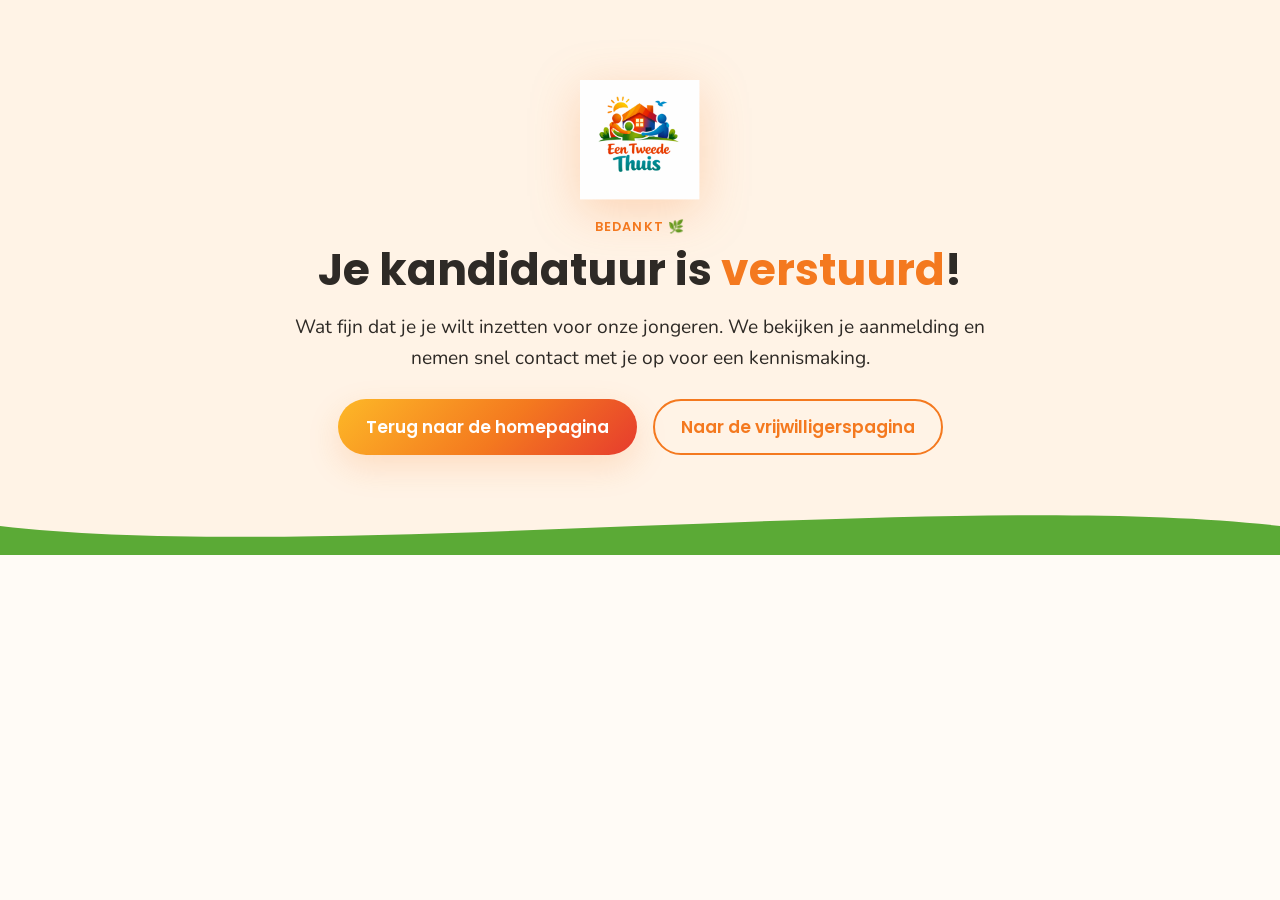
<file: bedankt.html>
<!DOCTYPE html>
<html lang="nl">
<head>
  <meta charset="UTF-8" />
  <meta name="viewport" content="width=device-width, initial-scale=1.0" />
  <title>Bedankt! — Een Tweede Thuis</title>
  <meta name="robots" content="noindex" />

  <link rel="preconnect" href="https://fonts.googleapis.com" />
  <link rel="preconnect" href="https://fonts.gstatic.com" crossorigin />
  <link href="https://fonts.googleapis.com/css2?family=Pacifico&family=Poppins:wght@500;600;700&family=Nunito:wght@400;600;700&display=swap" rel="stylesheet" />

  <link rel="icon" type="image/png" href="assets/images/logo.png" />
  <link rel="stylesheet" href="assets/css/style.css" />
</head>
<body>
  <section class="hero hero-sub thanks">
    <div class="container">
      <img class="thanks-logo" src="assets/images/logo.png" alt="Een Tweede Thuis logo" />
      <p class="eyebrow">Bedankt 🌿</p>
      <h1>Je kandidatuur is <span class="accent">verstuurd</span>!</h1>
      <p class="lead">
        Wat fijn dat je je wilt inzetten voor onze jongeren. We bekijken je aanmelding
        en nemen snel contact met je op voor een kennismaking.
      </p>
      <div class="hero-actions">
        <a class="btn-primary" href="index.html">Terug naar de homepagina</a>
        <a class="btn-outline" href="vrijwilligers.html">Naar de vrijwilligerspagina</a>
      </div>
    </div>
    <svg class="wave" viewBox="0 0 1440 80" preserveAspectRatio="none" aria-hidden="true">
      <path d="M0,40 C360,90 1080,-10 1440,40 L1440,80 L0,80 Z" fill="#5BAA36" />
    </svg>
  </section>
</body>
</html>
</file>
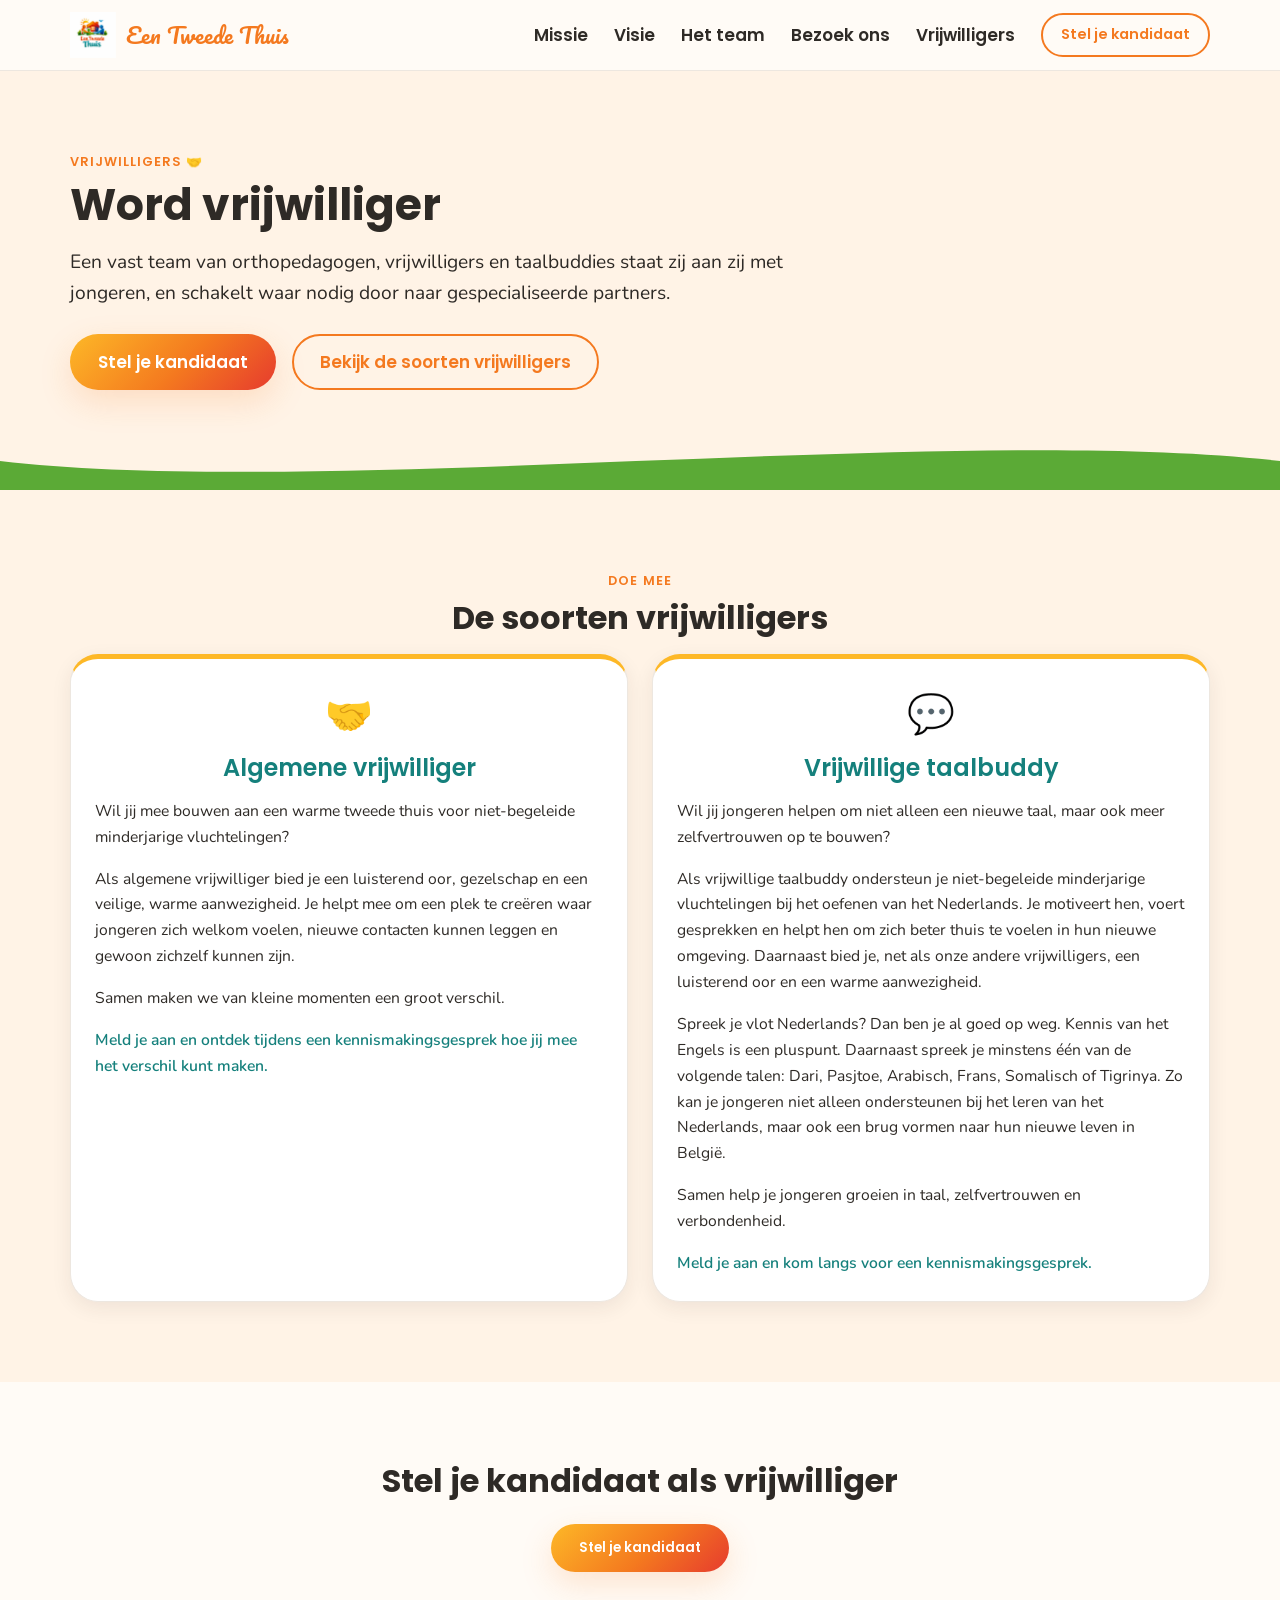
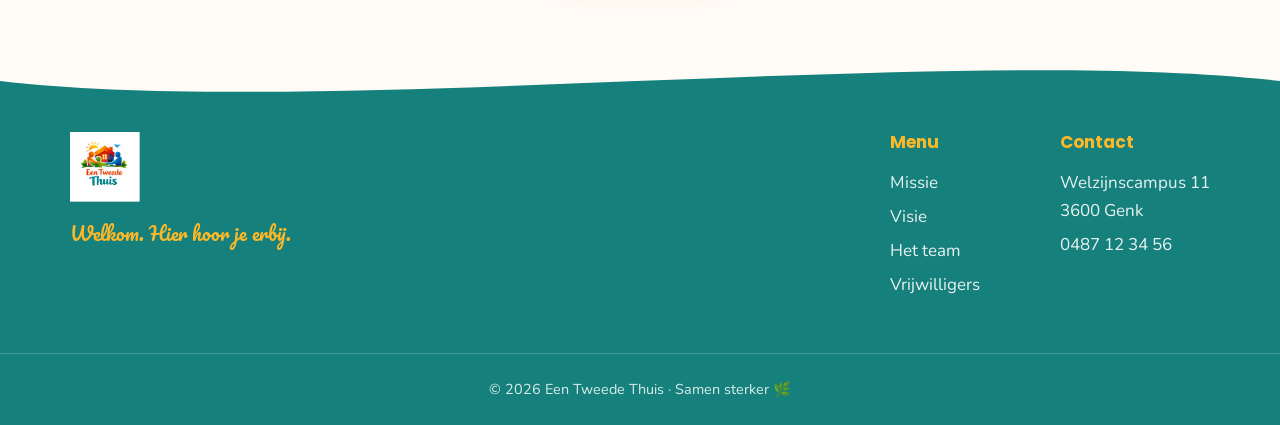
<file: vrijwilligers.html>
<!DOCTYPE html>
<html lang="nl">
<head>
  <meta charset="UTF-8" />
  <meta name="viewport" content="width=device-width, initial-scale=1.0" />
  <title>Word vrijwilliger — Een Tweede Thuis</title>
  <meta name="description" content="Word vrijwilliger bij Een Tweede Thuis: vrijwilliger of taalbuddy." />

  <!-- Fonts -->
  <link rel="preconnect" href="https://fonts.googleapis.com" />
  <link rel="preconnect" href="https://fonts.gstatic.com" crossorigin />
  <link href="https://fonts.googleapis.com/css2?family=Pacifico&family=Poppins:wght@500;600;700&family=Nunito:wght@400;600;700&display=swap" rel="stylesheet" />

  <link rel="icon" type="image/png" href="assets/images/logo.png" />
  <link rel="stylesheet" href="assets/css/style.css" />
</head>
<body>

  <!-- ===== Header / Nav ===== -->
  <header class="site-header">
    <div class="container nav">
      <a class="brand" href="index.html">
        <img src="assets/images/logo.png" alt="Logo Een Tweede Thuis" />
        <span class="brand-name">Een Tweede Thuis</span>
      </a>
      <nav class="nav-links" aria-label="Hoofdmenu">
        <a href="index.html#missie">Missie</a>
        <a href="index.html#visie">Visie</a>
        <a href="index.html#team">Het team</a>
        <a href="index.html#bezoek">Bezoek ons</a>
        <a href="vrijwilligers.html" aria-current="page">Vrijwilligers</a>
        <a class="btn-outline btn-sm" href="#aanmelden" data-reveal-form>Stel je kandidaat</a>
      </nav>
      <button class="nav-toggle" aria-label="Menu openen" aria-expanded="false">
        <span></span><span></span><span></span>
      </button>
    </div>
  </header>

  <!-- ===== Hero ===== -->
  <section class="hero hero-sub" id="top">
    <div class="container">
      <p class="eyebrow">Vrijwilligers 🤝</p>
      <h1>Word vrijwilliger</h1>
      <p class="lead">
        Een vast team van orthopedagogen, vrijwilligers en taalbuddies staat zij aan zij
        met jongeren, en schakelt waar nodig door naar gespecialiseerde partners.
      </p>
      <div class="hero-actions">
        <a class="btn-primary" href="#aanmelden" data-reveal-form>Stel je kandidaat</a>
        <a class="btn-outline" href="#soorten">Bekijk de soorten vrijwilligers</a>
      </div>
    </div>
    <svg class="wave" viewBox="0 0 1440 80" preserveAspectRatio="none" aria-hidden="true">
      <path d="M0,40 C360,90 1080,-10 1440,40 L1440,80 L0,80 Z" fill="#5BAA36" />
    </svg>
  </section>

  <!-- ===== Soorten vrijwilligers ===== -->
  <section class="section section-surface" id="soorten">
    <div class="container">
      <p class="eyebrow center">Doe mee</p>
      <h2 class="center">De soorten vrijwilligers</h2>

      <div class="vol-grid vol-grid-2">
        <article class="card card-accent vol">
          <span class="vol-icon">🤝</span>
          <h3>Algemene vrijwilliger</h3>
          <p>Wil jij mee bouwen aan een warme tweede thuis voor niet-begeleide minderjarige vluchtelingen?</p>
          <p>Als algemene vrijwilliger bied je een luisterend oor, gezelschap en een veilige, warme aanwezigheid. Je helpt mee om een plek te creëren waar jongeren zich welkom voelen, nieuwe contacten kunnen leggen en gewoon zichzelf kunnen zijn.</p>
          <p>Samen maken we van kleine momenten een groot verschil.</p>
          <p>Meld je aan en ontdek tijdens een kennismakingsgesprek hoe jij mee het verschil kunt maken.</p>
        </article>

        <article class="card card-accent vol">
          <span class="vol-icon">💬</span>
          <h3>Vrijwillige taalbuddy</h3>
          <p>Wil jij jongeren helpen om niet alleen een nieuwe taal, maar ook meer zelfvertrouwen op te bouwen?</p>
          <p>Als vrijwillige taalbuddy ondersteun je niet-begeleide minderjarige vluchtelingen bij het oefenen van het Nederlands. Je motiveert hen, voert gesprekken en helpt hen om zich beter thuis te voelen in hun nieuwe omgeving. Daarnaast bied je, net als onze andere vrijwilligers, een luisterend oor en een warme aanwezigheid.</p>
          <p>Spreek je vlot Nederlands? Dan ben je al goed op weg. Kennis van het Engels is een pluspunt. Daarnaast spreek je minstens één van de volgende talen: Dari, Pasjtoe, Arabisch, Frans, Somalisch of Tigrinya. Zo kan je jongeren niet alleen ondersteunen bij het leren van het Nederlands, maar ook een brug vormen naar hun nieuwe leven in België.</p>
          <p>Samen help je jongeren groeien in taal, zelfvertrouwen en verbondenheid.</p>
          <p>Meld je aan en kom langs voor een kennismakingsgesprek.</p>
        </article>
      </div>
    </div>
  </section>

  <!-- ===== Aanmelden ===== -->
  <section class="section" id="aanmelden">
    <div class="container form-wrap">
      <h2 class="center">Stel je kandidaat als vrijwilliger</h2>

      <div class="form-cta" id="formCta">
        <button type="button" class="btn-primary" data-reveal-form>Stel je kandidaat</button>
      </div>

      <form name="vrijwilligers" method="POST" data-netlify="true" netlify-honeypot="bot-field" action="/bedankt.html" class="vol-form card" id="volForm" hidden>
        <input type="hidden" name="form-name" value="vrijwilligers" />
        <p class="hp-field">
          <label>Laat dit veld leeg: <input name="bot-field" /></label>
        </p>

        <div class="form-row">
          <div class="field">
            <label for="voornaam">Voornaam *</label>
            <input type="text" id="voornaam" name="voornaam" required />
          </div>
          <div class="field">
            <label for="achternaam">Achternaam *</label>
            <input type="text" id="achternaam" name="achternaam" required />
          </div>
        </div>

        <div class="form-row">
          <div class="field">
            <label for="email">E-mailadres *</label>
            <input type="email" id="email" name="email" required />
          </div>
          <div class="field">
            <label for="telefoon">Telefoonnummer</label>
            <input type="tel" id="telefoon" name="telefoon" />
          </div>
        </div>

        <fieldset class="field rol-fieldset">
          <legend>Welk type vrijwilliger wil je zijn? *</legend>
          <label class="check"><input type="radio" name="rol" value="Algemene vrijwilliger" required /> Algemene vrijwilliger</label>
          <label class="check"><input type="radio" name="rol" value="Vrijwillige taalbuddy" /> Vrijwillige taalbuddy</label>
        </fieldset>

        <div class="field">
          <label for="motivatie">Vertel ons kort iets over jezelf en je motivatie</label>
          <textarea id="motivatie" name="motivatie" rows="5"></textarea>
        </div>

        <label class="check consent">
          <input type="checkbox" name="akkoord" value="ja" required />
          Ik ga akkoord dat Een Tweede Thuis mijn gegevens gebruikt om contact met me op te nemen. *
        </label>

        <button type="submit" class="btn-primary form-submit">Verstuur mijn kandidatuur</button>
      </form>
    </div>
  </section>

  <!-- ===== Footer ===== -->
  <footer class="site-footer">
    <svg class="wave wave-top" viewBox="0 0 1440 80" preserveAspectRatio="none" aria-hidden="true">
      <path d="M0,40 C360,90 1080,-10 1440,40 L1440,0 L0,0 Z" fill="#FFFBF6" />
    </svg>
    <div class="container footer-inner">
      <div class="footer-brand">
        <img src="assets/images/logo.png" alt="Een Tweede Thuis logo" />
        <p>Welkom. Hier hoor je erbij.</p>
      </div>
      <div class="footer-cols">
        <div>
          <h4>Menu</h4>
          <a href="index.html#missie">Missie</a>
          <a href="index.html#visie">Visie</a>
          <a href="index.html#team">Het team</a>
          <a href="vrijwilligers.html">Vrijwilligers</a>
        </div>
        <div>
          <h4>Contact</h4>
          <p>Welzijnscampus 11<br />3600 Genk</p>
          <p><a href="tel:+32487123456">0487 12 34 56</a></p>
        </div>
      </div>
    </div>
    <div class="footer-bottom">
      <div class="container">
        <p>© <span id="year"></span> Een Tweede Thuis · Samen sterker 🌿</p>
      </div>
    </div>
  </footer>

  <script>
    document.getElementById('year').textContent = new Date().getFullYear();
    const toggle = document.querySelector('.nav-toggle');
    const links = document.querySelector('.nav-links');
    toggle.addEventListener('click', () => {
      const open = links.classList.toggle('open');
      toggle.setAttribute('aria-expanded', open);
    });
    links.querySelectorAll('a').forEach(a =>
      a.addEventListener('click', () => links.classList.remove('open'))
    );

    // Formulier pas tonen na klik op "Stel je kandidaat"
    const volForm = document.getElementById('volForm');
    const formCta = document.getElementById('formCta');
    function revealForm() {
      volForm.hidden = false;
      formCta.style.display = 'none';
      document.getElementById('aanmelden').scrollIntoView({ behavior: 'smooth' });
      const first = volForm.querySelector('input, textarea, select');
      if (first) setTimeout(() => first.focus(), 400);
    }
    document.querySelectorAll('[data-reveal-form]').forEach(btn =>
      btn.addEventListener('click', e => { e.preventDefault(); revealForm(); })
    );
  </script>
</body>
</html>
</file>
<file: assets/css/style.css>
/* ===================================================================
   Een Tweede Thuis — stylesheet
   Afgeleid van de officiële styleguide
   =================================================================== */

:root {
  /* Primair */
  --color-primary:        #F4791F;
  --color-primary-dark:   #E63B2E;
  --color-secondary:      #15807C;

  /* Accenten */
  --color-sun:    #FDB827;
  --color-grass:  #5BAA36;
  --color-sky:    #2B8CCC;
  --color-deep:   #1B6FB3;

  /* Neutralen */
  --color-bg:           #FFFBF6;
  --color-surface:      #FFF3E6;
  --color-border:       #EDE7E0;
  --color-text:         #2E2A26;
  --color-text-muted:   #6E665E;

  /* Verlopen */
  --gradient-warm:  linear-gradient(135deg, #FDB827 0%, #F4791F 55%, #E63B2E 100%);
  --gradient-thuis: linear-gradient(135deg, #2B8CCC 0%, #15807C 100%);

  /* Typografie */
  --font-display: 'Pacifico', cursive;
  --font-heading: 'Poppins', sans-serif;
  --font-body:    'Nunito', sans-serif;

  /* Vorm & ruimte */
  --radius-sm:  10px;
  --radius-md:  18px;
  --radius-lg:  28px;
  --radius-pill: 999px;

  --shadow-soft: 0 6px 20px rgba(46, 42, 38, 0.08);
  --shadow-lift: 0 12px 32px rgba(244, 121, 31, 0.18);

  --space-xs: 8px;
  --space-sm: 16px;
  --space-md: 24px;
  --space-lg: 48px;
  --space-xl: 80px;
}

/* ---------- Reset / basis ---------- */
* { box-sizing: border-box; margin: 0; padding: 0; }

html { scroll-behavior: smooth; scroll-padding-top: 90px; }

body {
  font-family: var(--font-body);
  font-size: 1.0625rem;
  line-height: 1.65;
  color: var(--color-text);
  background: var(--color-bg);
  -webkit-font-smoothing: antialiased;
}

img { max-width: 100%; display: block; }

a { color: var(--color-deep); text-decoration: none; }
a:hover { text-decoration: underline; }

.container {
  width: min(1140px, 90%);
  margin-inline: auto;
}

h1, h2, h3, h4 {
  font-family: var(--font-heading);
  line-height: 1.2;
  color: var(--color-text);
}

h1 { font-size: clamp(2.25rem, 5vw, 2.75rem); font-weight: 700; line-height: 1.15; }
h2 { font-size: clamp(1.6rem, 4vw, 2rem); font-weight: 700; }
h3 { font-size: 1.5rem; font-weight: 600; }

.eyebrow {
  font-family: var(--font-heading);
  font-weight: 600;
  text-transform: uppercase;
  letter-spacing: 0.08em;
  font-size: 0.8rem;
  color: var(--color-primary);
  margin-bottom: var(--space-xs);
}
.eyebrow.center { text-align: center; }
.eyebrow.light  { color: var(--color-sun); }
.center { text-align: center; }
.light  { color: #fff; }

/* ---------- Buttons ---------- */
.btn-primary,
.btn-secondary,
.btn-outline {
  display: inline-block;
  font-family: var(--font-heading);
  font-weight: 600;
  border-radius: var(--radius-pill);
  cursor: pointer;
  transition: transform .15s ease, filter .15s ease, background .15s ease, color .15s ease;
}

.btn-primary {
  background: var(--gradient-warm);
  color: #fff;
  padding: 14px 28px;
  box-shadow: var(--shadow-lift);
  border: none;
}
.btn-primary:hover { filter: brightness(0.96); transform: translateY(-2px); text-decoration: none; }

.btn-secondary {
  background: var(--color-secondary);
  color: #fff;
  padding: 14px 28px;
}
.btn-secondary:hover { filter: brightness(1.05); text-decoration: none; }

.btn-outline {
  background: transparent;
  color: var(--color-primary);
  border: 2px solid var(--color-primary);
  padding: 12px 26px;
}
.btn-outline:hover { background: var(--color-primary); color: #fff; text-decoration: none; }

.btn-sm { padding: 8px 18px; font-size: 0.9rem; }

/* ---------- Header / Nav ---------- */
.site-header {
  position: sticky;
  top: 0;
  z-index: 100;
  background: rgba(255, 251, 246, 0.92);
  backdrop-filter: blur(8px);
  border-bottom: 1px solid var(--color-border);
}
.nav {
  display: flex;
  align-items: center;
  justify-content: space-between;
  padding: 12px 0;
}
.brand { display: flex; align-items: center; gap: 10px; }
.brand:hover { text-decoration: none; }
.brand img { height: 46px; width: auto; }
.brand-name {
  font-family: var(--font-display);
  font-size: 1.4rem;
  color: var(--color-primary);
}
.nav-links { display: flex; align-items: center; gap: 26px; }
.nav-links a {
  font-family: var(--font-heading);
  font-weight: 600;
  color: var(--color-text);
}
.nav-links a:hover { color: var(--color-primary); text-decoration: none; }
.nav-links a.btn-outline { color: var(--color-primary); }
.nav-links a.btn-outline:hover { color: #fff; }

.nav-toggle {
  display: none;
  flex-direction: column;
  gap: 5px;
  background: none;
  border: none;
  cursor: pointer;
  padding: 6px;
}
.nav-toggle span {
  width: 26px; height: 3px;
  background: var(--color-primary);
  border-radius: 3px;
}

/* ---------- Hero ---------- */
.hero {
  position: relative;
  background: var(--color-surface);
  padding: var(--space-xl) 0 calc(var(--space-xl) + 20px);
  overflow: hidden;
}
.hero-inner {
  display: grid;
  grid-template-columns: 1.25fr 1fr;
  gap: var(--space-lg);
  align-items: center;
}
.hero h1 { margin-bottom: var(--space-sm); }
.hero h1 .accent { color: var(--color-primary); }
.lead { font-size: 1.2rem; color: var(--color-text); margin-bottom: var(--space-md); max-width: 38ch; }
.hero-quote {
  font-family: var(--font-display);
  font-size: 1.25rem;
  color: var(--color-secondary);
  line-height: 1.5;
  margin-bottom: var(--space-md);
}
.hero-actions { display: flex; flex-wrap: wrap; gap: var(--space-sm); }
.hero-logo img {
  width: min(380px, 100%);
  margin-inline: auto;
  filter: drop-shadow(0 16px 30px rgba(244,121,31,0.25));
}

/* Golf-/heuvelvorm */
.wave {
  display: block;
  width: 100%;
  height: 60px;
  position: absolute;
  bottom: -1px; left: 0;
}

/* ---------- Snelle feiten ---------- */
.facts { background: var(--color-bg); padding: var(--space-lg) 0; }
.facts-grid {
  display: grid;
  grid-template-columns: repeat(4, 1fr);
  gap: var(--space-md);
}
.fact {
  display: flex;
  flex-direction: column;
  align-items: center;
  text-align: center;
  gap: 4px;
}
.fact-icon { font-size: 2rem; }
.fact strong { font-family: var(--font-heading); font-size: 1.15rem; color: var(--color-primary); }
.fact span:last-child { color: var(--color-text-muted); font-size: 0.95rem; }

/* ---------- Secties ---------- */
.section { padding: var(--space-xl) 0; }
.section-surface { background: var(--color-surface); }
.section-thuis { background: var(--gradient-thuis); }

.section-intro {
  max-width: 60ch;
  margin: var(--space-sm) auto var(--space-lg);
  color: var(--color-text-muted);
}
.section-thuis .section-intro { color: rgba(255,255,255,0.85); }

.prose {
  max-width: 70ch;
  margin: var(--space-md) auto 0;
}
.prose p { margin-bottom: var(--space-md); }
.prose.light p { color: rgba(255,255,255,0.95); }
.prose.light strong { color: var(--color-sun); }

h2.center { margin-bottom: var(--space-xs); }

/* ---------- Cards ---------- */
.card {
  background: #fff;
  border-radius: var(--radius-lg);
  padding: var(--space-md);
  box-shadow: var(--shadow-soft);
  border: 1px solid var(--color-border);
}
.card-accent { border-top: 5px solid var(--color-sun); }

/* ---------- Team ---------- */
.team-grid {
  display: grid;
  grid-template-columns: repeat(3, 1fr);
  gap: var(--space-md);
  margin-top: var(--space-sm);
}
.member { display: flex; flex-direction: column; text-align: center; }
.member img {
  width: 130px;
  height: 130px;
  object-fit: cover;
  object-position: center top;
  border-radius: var(--radius-pill);
  margin: 0 auto var(--space-sm);
  border: 4px solid var(--color-surface);
  box-shadow: var(--shadow-soft);
}
.member h3 { color: var(--color-secondary); margin-bottom: 2px; }
.member .role {
  font-family: var(--font-heading);
  font-weight: 600;
  font-size: 0.85rem;
  text-transform: uppercase;
  letter-spacing: 0.05em;
  color: var(--color-primary);
  margin-bottom: var(--space-sm);
}
.member p:last-child { color: var(--color-text); font-size: 0.98rem; text-align: left; }

/* ---------- Plattegrond ---------- */
.floorplan {
  max-width: 820px;
  margin: 0 auto;
  background: #fff;
  padding: var(--space-sm);
  border-radius: var(--radius-lg);
  box-shadow: var(--shadow-soft);
  border: 1px solid var(--color-border);
}
.floorplan img { border-radius: var(--radius-md); }

.floorplan-trigger {
  display: block;
  width: 100%;
  padding: 0;
  border: none;
  background: none;
  cursor: zoom-in;
  position: relative;
  border-radius: var(--radius-md);
  overflow: hidden;
}
.floorplan-trigger img { transition: transform .4s ease; }
.floorplan-trigger:hover img { transform: scale(1.03); }
.zoom-hint {
  position: absolute;
  bottom: 12px;
  right: 12px;
  background: rgba(46, 42, 38, 0.72);
  color: #fff;
  font-family: var(--font-heading);
  font-weight: 600;
  font-size: 0.85rem;
  padding: 6px 14px;
  border-radius: var(--radius-pill);
  opacity: 0;
  transition: opacity .25s ease;
  pointer-events: none;
}
.floorplan-trigger:hover .zoom-hint,
.floorplan-trigger:focus-visible .zoom-hint { opacity: 1; }

/* ---------- Lightbox ---------- */
.lightbox {
  position: fixed;
  inset: 0;
  z-index: 1000;
  display: flex;
  align-items: center;
  justify-content: center;
  padding: var(--space-md);
  background: rgba(46, 42, 38, 0);
  visibility: hidden;
  transition: background .4s ease, visibility 0s linear .4s;
}
.lightbox.open {
  visibility: visible;
  background: rgba(46, 42, 38, 0.88);
  transition: background .4s ease;
}
.lightbox-img {
  max-width: 94vw;
  max-height: 90vh;
  border-radius: var(--radius-md);
  box-shadow: 0 20px 60px rgba(0, 0, 0, 0.5);
  transform: scale(0.2);
  opacity: 0;
  transition: transform .45s cubic-bezier(.2, .7, .3, 1), opacity .45s ease;
}
.lightbox.open .lightbox-img {
  transform: scale(1);
  opacity: 1;
}
.lightbox-close {
  position: fixed;
  top: 20px;
  right: 24px;
  width: 52px;
  height: 52px;
  border-radius: var(--radius-pill);
  border: none;
  background: rgba(255, 255, 255, 0.92);
  color: var(--color-text);
  font-size: 2rem;
  line-height: 1;
  cursor: pointer;
  display: flex;
  align-items: center;
  justify-content: center;
  box-shadow: var(--shadow-soft);
  transition: background .2s ease, transform .2s ease;
}
.lightbox-close:hover {
  background: #fff;
  color: var(--color-primary-dark);
  transform: rotate(90deg);
}

/* ---------- Bezoek / Locatie ---------- */
.visit-grid {
  display: grid;
  grid-template-columns: 1fr 1fr;
  gap: var(--space-lg);
  align-items: center;
}
.visit-info h2 { margin-bottom: var(--space-sm); }
.contact-list { list-style: none; margin-top: var(--space-md); display: grid; gap: var(--space-sm); }
.contact-list li { display: flex; gap: var(--space-sm); align-items: flex-start; }
.contact-list .ci { font-size: 1.4rem; line-height: 1.4; }
.visit-map {
  border-radius: var(--radius-lg);
  overflow: hidden;
  box-shadow: var(--shadow-soft);
  border: 1px solid var(--color-border);
}

/* ---------- Footer ---------- */
.site-footer {
  position: relative;
  background: var(--color-secondary);
  color: #fff;
  padding-top: var(--space-xl);
}
.site-footer .wave-top { top: -1px; bottom: auto; }
.footer-inner {
  display: flex;
  flex-wrap: wrap;
  justify-content: space-between;
  gap: var(--space-lg);
  padding-bottom: var(--space-lg);
}
.footer-brand img { height: 70px; margin-bottom: var(--space-sm); }
.footer-brand p { font-family: var(--font-display); font-size: 1.2rem; color: var(--color-sun); }
.footer-cols { display: flex; gap: var(--space-xl); flex-wrap: wrap; }
.footer-cols h4 { font-family: var(--font-heading); margin-bottom: var(--space-sm); color: var(--color-sun); }
.footer-cols a { display: block; color: #fff; opacity: 0.9; margin-bottom: 6px; }
.footer-cols a:hover { opacity: 1; }
.footer-cols p { color: rgba(255,255,255,0.9); margin-bottom: 6px; }
.footer-cols a, .footer-bottom a { color: #fff; }
.footer-bottom {
  border-top: 1px solid rgba(255,255,255,0.2);
  padding: var(--space-md) 0;
  text-align: center;
  font-size: 0.9rem;
  color: rgba(255,255,255,0.85);
}

/* ---------- Responsive ---------- */
@media (max-width: 900px) {
  .team-grid { grid-template-columns: repeat(2, 1fr); }
  .facts-grid { grid-template-columns: repeat(2, 1fr); }
}

@media (max-width: 760px) {
  .nav-links {
    position: absolute;
    top: 100%; left: 0; right: 0;
    flex-direction: column;
    align-items: stretch;
    gap: 0;
    background: var(--color-bg);
    border-bottom: 1px solid var(--color-border);
    padding: var(--space-sm);
    display: none;
  }
  .nav-links.open { display: flex; }
  .nav-links a { padding: 10px 6px; }
  .nav-toggle { display: flex; }

  .hero-inner { grid-template-columns: 1fr; text-align: center; }
  .hero-text .lead, .hero-actions { margin-inline: auto; }
  .hero-actions { justify-content: center; }
  .hero-logo { order: -1; }
  .hero-logo img { width: 220px; }

  .visit-grid { grid-template-columns: 1fr; }
}

@media (max-width: 540px) {
  .team-grid, .facts-grid { grid-template-columns: 1fr; }
}

/* ===================================================================
   Vrijwilligerspagina
   =================================================================== */

/* Sub-hero (zonder beeldkolom) */
.hero-sub { padding-bottom: calc(var(--space-xl) + 20px); }
.hero-sub .lead { max-width: 60ch; }
.hero-sub .hero-actions { margin-top: var(--space-md); }

/* Stappen */
.steps {
  list-style: none;
  display: grid;
  grid-template-columns: repeat(4, 1fr);
  gap: var(--space-md);
  margin-top: var(--space-md);
}
.step { position: relative; padding-top: calc(var(--space-md) + 18px); }
.step-num {
  position: absolute;
  top: -22px; left: var(--space-md);
  width: 46px; height: 46px;
  display: flex; align-items: center; justify-content: center;
  background: var(--gradient-warm);
  color: #fff;
  font-family: var(--font-heading);
  font-weight: 700;
  font-size: 1.2rem;
  border-radius: var(--radius-pill);
  box-shadow: var(--shadow-lift);
}
.step h3 { color: var(--color-secondary); margin-bottom: 6px; }
.step p { color: var(--color-text); font-size: 0.98rem; }

/* Soorten vrijwilligers */
.vol-grid {
  display: grid;
  grid-template-columns: repeat(3, 1fr);
  gap: var(--space-md);
  margin-top: var(--space-sm);
}
.vol { text-align: center; }
.vol-icon { font-size: 2.4rem; display: block; margin-bottom: var(--space-xs); }
.vol h3 { color: var(--color-secondary); margin-bottom: var(--space-sm); overflow-wrap: break-word; }
.step h3, .vol h3 { overflow-wrap: break-word; }
.vol p { text-align: left; color: var(--color-text); font-size: 0.98rem; margin-bottom: var(--space-sm); }
.vol p:last-child { margin-bottom: 0; font-weight: 600; color: var(--color-secondary); }
.vol p { color: var(--color-text); font-size: 0.98rem; }

.vol-grid-2 {
  grid-template-columns: repeat(2, 1fr);
}

/* Formulier */
.form-wrap { max-width: 760px; }
.form-cta { text-align: center; margin-top: var(--space-md); }
.vol-form[hidden] { display: none; }
.rol-fieldset { border: none; padding: 0; }
.rol-fieldset legend {
  font-family: var(--font-heading);
  font-weight: 600;
  font-size: 0.95rem;
  margin-bottom: 8px;
  color: var(--color-text);
  padding: 0;
}
.rol-fieldset .check { margin-bottom: 6px; }
.vol-form { margin-top: var(--space-md); padding: var(--space-lg); }
.form-row {
  display: grid;
  grid-template-columns: 1fr 1fr;
  gap: var(--space-md);
}
.field { margin-bottom: var(--space-md); display: flex; flex-direction: column; }
.field label {
  font-family: var(--font-heading);
  font-weight: 600;
  font-size: 0.95rem;
  margin-bottom: 6px;
  color: var(--color-text);
}
.field input,
.field select,
.field textarea {
  font-family: var(--font-body);
  font-size: 1rem;
  color: var(--color-text);
  background: var(--color-bg);
  border: 2px solid var(--color-border);
  border-radius: var(--radius-md);
  padding: 12px 14px;
  width: 100%;
  transition: border-color .2s ease, box-shadow .2s ease;
}
.field textarea { resize: vertical; }
.field input:focus,
.field select:focus,
.field textarea:focus {
  outline: none;
  border-color: var(--color-primary);
  box-shadow: 0 0 0 4px rgba(244, 121, 31, 0.15);
}

.checkbox-grid {
  display: flex;
  flex-wrap: wrap;
  gap: 10px var(--space-md);
}
.check {
  display: flex;
  align-items: center;
  gap: 8px;
  font-family: var(--font-body);
  font-weight: 400;
  font-size: 1rem;
  cursor: pointer;
}
.check input { width: auto; accent-color: var(--color-primary); transform: scale(1.2); }
.consent {
  margin: var(--space-sm) 0 var(--space-md);
  font-size: 0.95rem;
  align-items: flex-start;
  line-height: 1.4;
}
.consent input { margin-top: 3px; }
.form-submit { width: 100%; font-size: 1.05rem; }

/* Netlify honeypot — verborgen voor gebruikers */
.hp-field { position: absolute; left: -5000px; }

/* Bedankpagina */
.thanks { text-align: center; }
.thanks .lead, .thanks .hero-actions { margin-inline: auto; }
.thanks .hero-actions { justify-content: center; }
.thanks-logo {
  width: 120px;
  margin: 0 auto var(--space-sm);
  filter: drop-shadow(0 12px 24px rgba(244,121,31,0.25));
}

@media (max-width: 900px) {
  .steps { grid-template-columns: repeat(2, 1fr); }
  .vol-grid { grid-template-columns: repeat(2, 1fr); }
}

@media (max-width: 640px) {
  .steps, .vol-grid, .form-row { grid-template-columns: 1fr; }
  .vol-form { padding: var(--space-md); }
}
</file>
